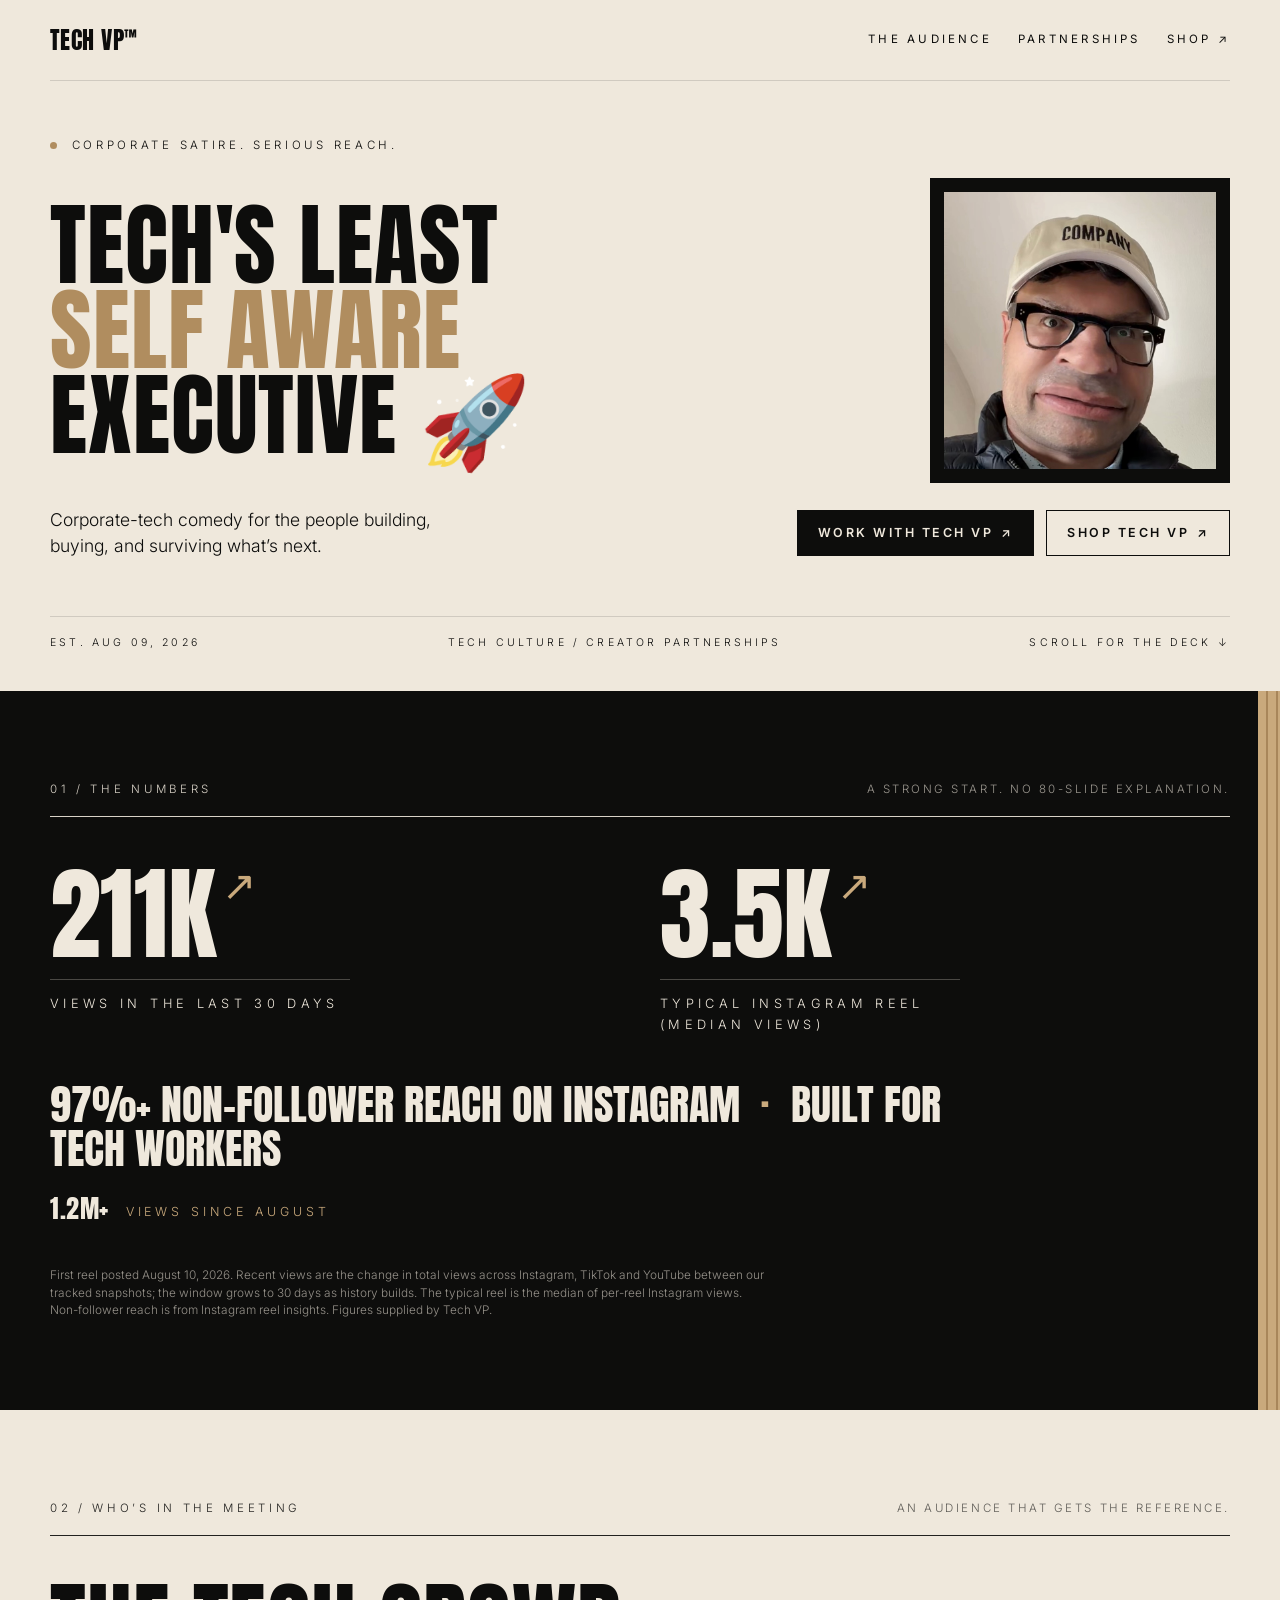
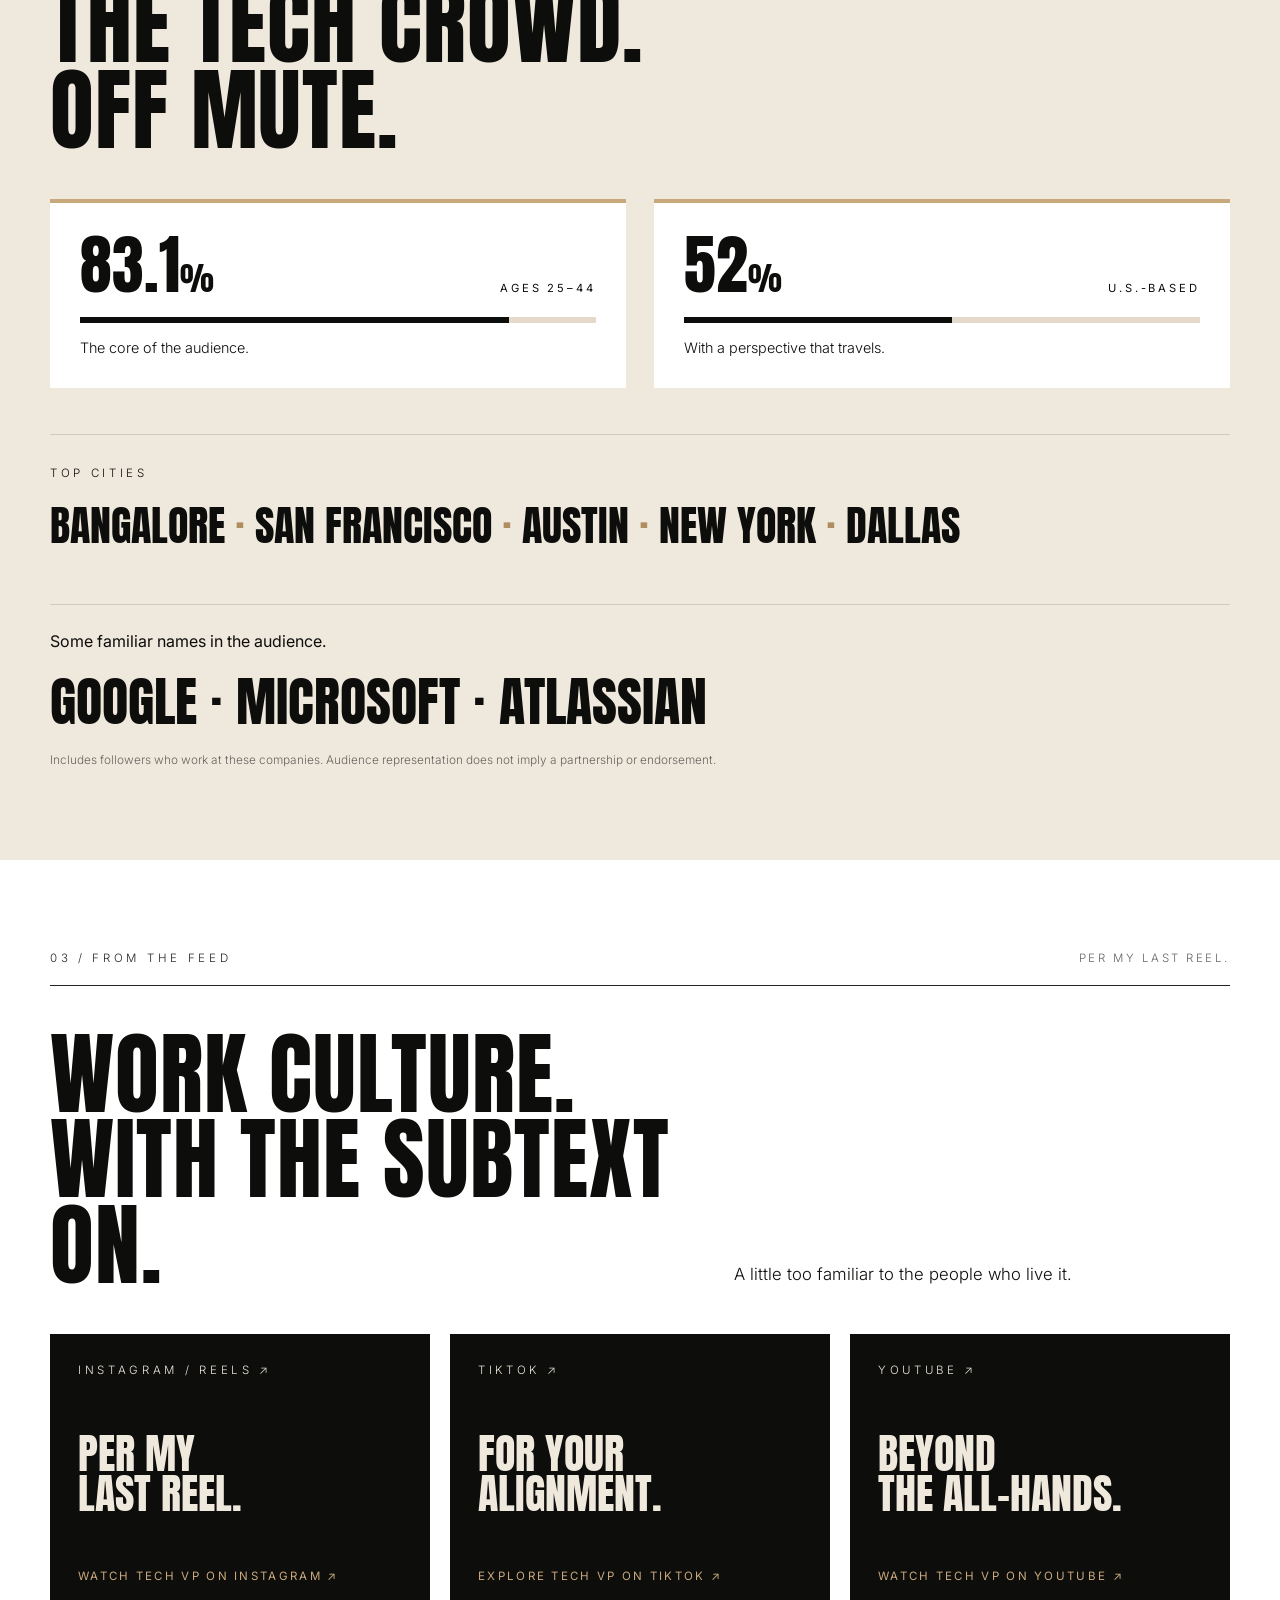
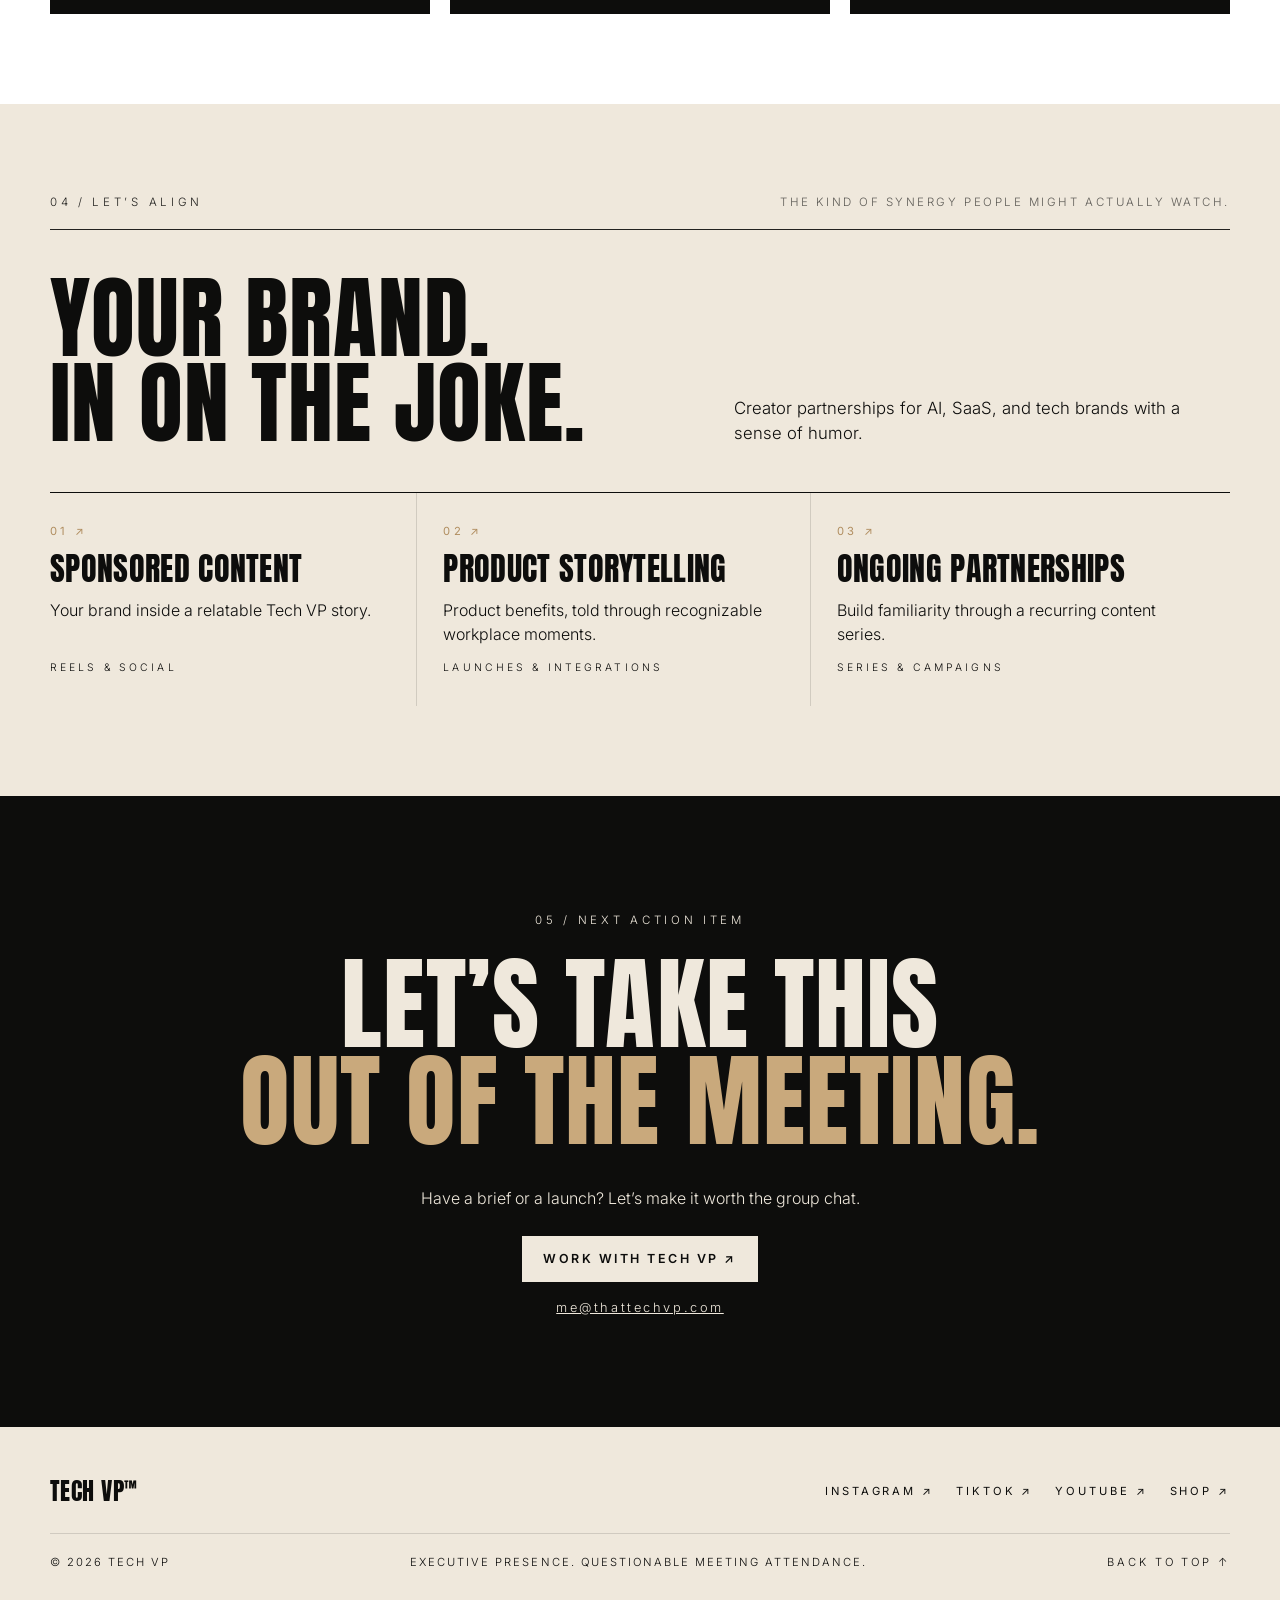
<file: index.html>
<!doctype html>
<html lang="en"><head><meta charset="utf-8"><meta name="viewport" content="width=device-width,initial-scale=1"><title>Tech VP — Tech's least self aware executive 🚀</title><meta name="description" content="Tech VP makes corporate-tech comedy for the people building what's next. Explore creator partnerships, audience insights, and the Tech VP shop."><meta property="og:title" content="Tech VP — Tech's least self aware executive 🚀"><meta property="og:description" content="A very serious creator partnership opportunity. For AI, SaaS, and technology brands."><meta name="theme-color" content="#0d0d0c"><link rel="icon" type="image/svg+xml" href="data:image/svg+xml,%3Csvg xmlns='http://www.w3.org/2000/svg' viewBox='0 0 40 40'%3E%3Crect width='40' height='40' rx='8' fill='%23d8f879'/%3E%3Ctext x='5' y='28' font-family='Arial' font-weight='bold' font-size='24' fill='%23171916'%3EVP%3C/text%3E%3C/svg%3E"><link rel="preconnect" href="https://fonts.googleapis.com"><link rel="preconnect" href="https://fonts.gstatic.com" crossorigin><link rel="stylesheet" href="https://fonts.googleapis.com/css2?family=Anton&family=Inter:wght@300;400;600&display=swap"><link rel="stylesheet" href="assets/brand.css?v=5"><link rel="stylesheet" href="assets/home.css?v=5"></head>
<body><a class="skip" href="#main">Skip to content</a><header class="wrap"><a class="logo" href="#" aria-label="Tech VP home">TECH VP<span>™</span></a><nav aria-label="Main navigation"><a href="#audience">The audience</a><a href="#partnerships">Partnerships</a><a class="nav-shop" href="https://thetechvp.printful.me" target="_blank" rel="noopener">Shop ↗</a></nav></header>
<main id="main"><section class="hero wrap"><div class="eyebrow"><span class="dot"></span> CORPORATE SATIRE. SERIOUS REACH.</div><div class="hero-intro"><h1>Tech's least<br><em>self aware</em><br>executive 🚀</h1><figure class="portrait"><img src="tech-vp.jpg" width="817" height="831" alt="Tech VP wearing glasses and a COMPANY cap"></figure></div><div class="hero-bottom"><p>Corporate-tech comedy for the people building, buying, and surviving what’s next.</p><div class="hero-actions"><a class="button primary" href="#contact">Work with Tech VP <span>↗</span></a><a class="button outline" href="https://thetechvp.printful.me" target="_blank" rel="noopener">Shop Tech VP <span>↗</span></a></div></div><div class="hero-foot"><span>EST. AUG 09, 2026</span><span>TECH CULTURE / CREATOR PARTNERSHIPS</span><a href="#performance" aria-label="Explore the results">SCROLL FOR THE DECK ↓</a></div></section>
<section class="results" id="performance"><div class="wrap"><div class="section-top"><span class="eyebrow">01 / THE NUMBERS</span><span class="micro">A strong start. No 80-slide explanation.</span></div><div class="metrics brand-metrics" data-source-date="2026-11-12"><div><strong id="stat-recent-views" data-value="211318" data-days="30">211K<span>↗</span></strong><h2 id="stat-recent-label">Views in the last 30 days</h2></div><div><strong id="stat-median-views" data-value="3468" data-reels="50">3.5K<span>↗</span></strong><h2>Typical Instagram reel<br>(median views)</h2></div></div><p class="audience-line">97%+ non-follower reach on Instagram <i>·</i> Built for tech workers</p><p class="alltime-line"><b id="aggregate-view-count" data-value="1230869">1.2M+</b> views since August</p><p class="fine">First reel posted August 10, 2026. Recent views are the change in total views across Instagram, TikTok and YouTube between our tracked snapshots; the window grows to 30 days as history builds. The typical reel is the median of per-reel Instagram views. Non-follower reach is from Instagram reel insights. Figures supplied by Tech VP.</p></div></section>
<section class="wrap section" id="audience"><div class="section-top"><span class="eyebrow">02 / WHO’S IN THE MEETING</span><span class="micro">An audience that gets the reference.</span></div><div class="split"><h2>The tech crowd. <br>Off mute.</h2></div><div class="demographics"><article><div class="stat-line"><strong>83.1<span>%</span></strong><span>Ages 25–44</span></div><div class="bar" role="img" aria-label="83.1 percent ages 25 to 44"><i style="width:83.1%"></i></div><p>The core of the audience.</p></article><article><div class="stat-line"><strong>52<span>%</span></strong><span>U.S.-based</span></div><div class="bar" role="img" aria-label="52 percent U.S. based"><i style="width:52%"></i></div><p>With a perspective that travels.</p></article></div><div class="cities"><span class="eyebrow">TOP CITIES</span><p>Bangalore <b>·</b> San Francisco <b>·</b> Austin <b>·</b> New York <b>·</b> Dallas</p></div><div class="companies"><p>Some familiar names in the audience.</p><p class="company-names">Google · Microsoft · Atlassian</p><p class="fine">Includes followers who work at these companies. Audience representation does not imply a partnership or endorsement.</p></div></section>
<section class="content-section" id="content"><div class="wrap section"><div class="section-top"><span class="eyebrow">03 / FROM THE FEED</span><span class="micro">Per my last Reel.</span></div><div class="split"><h2>Work culture. <br>With the subtext on.</h2><p>A little too familiar to the people who live it.</p></div><div class="feed-grid"><a class="feed-card" href="https://www.instagram.com/thattechvp/" target="_blank" rel="noopener"><span class="eyebrow">INSTAGRAM / REELS ↗</span><strong>Per my <br>last Reel.</strong><span>Watch Tech VP on Instagram ↗</span></a><a class="feed-card" href="https://www.tiktok.com/@thattechvp" target="_blank" rel="noopener"><span class="eyebrow">TIKTOK ↗</span><strong>For your <br>alignment.</strong><span>Explore Tech VP on TikTok ↗</span></a><a class="feed-card" href="https://www.youtube.com/@thattechvp" target="_blank" rel="noopener"><span class="eyebrow">YOUTUBE ↗</span><strong>Beyond <br>the all-hands.</strong><span>Watch Tech VP on YouTube ↗</span></a></div></div></section>
<section class="wrap section" id="partnerships"><div class="section-top"><span class="eyebrow">04 / LET’S ALIGN</span><span class="micro">The kind of synergy people might actually watch.</span></div><div class="split"><h2>Your brand. <br>In on the joke.</h2><p>Creator partnerships for AI, SaaS, and tech brands with a sense of humor.</p></div><div class="partnerships"><article><span class="index">01 ↗</span><h3>Sponsored content</h3><p>Your brand inside a relatable Tech VP story.</p><span class="tag">REELS & SOCIAL</span></article><article><span class="index">02 ↗</span><h3>Product storytelling</h3><p>Product benefits, told through recognizable workplace moments.</p><span class="tag">LAUNCHES & INTEGRATIONS</span></article><article><span class="index">03 ↗</span><h3>Ongoing partnerships</h3><p>Build familiarity through a recurring content series.</p><span class="tag">SERIES & CAMPAIGNS</span></article></div></section>
<section class="contact" id="contact"><div class="wrap"><span class="eyebrow">05 / NEXT ACTION ITEM</span><h2>Let’s take this <br><em>out of the meeting.</em></h2><div class="contact-bottom"><p>Have a brief or a launch? Let’s make it worth the group chat.</p><div id="contact-action"><a class="button" href="mailto:me@thattechvp.com?subject=Tech%20VP%20Partnership">Work with Tech VP ↗</a><a class="email" href="mailto:me@thattechvp.com">me@thattechvp.com</a></div></div></div></section>
</main><footer class="wrap"><div class="footer-top"><a class="logo" href="#">TECH VP<span>™</span></a><div id="social-links"><a href="https://www.instagram.com/thattechvp/" target="_blank" rel="noopener">Instagram ↗</a><a href="https://www.tiktok.com/@thattechvp" target="_blank" rel="noopener">TikTok ↗</a><a href="https://www.youtube.com/@thattechvp" target="_blank" rel="noopener">YouTube ↗</a><a href="https://thetechvp.printful.me" target="_blank" rel="noopener">Shop ↗</a></div></div><div class="footer-bottom"><span>© 2026 Tech VP</span><span>Executive presence. Questionable meeting attendance.</span><a href="#">BACK TO TOP ↑</a></div></footer></body></html>
</file>
<file: assets/brand.css>
/* The Company brand — shared by home, /bingo, future /translator */
:root{--black:#0d0d0c;--ink:#1a1917;--white:#fff;--cream:#efe8dc;--cream-2:#e4dacb;--wood:#c9a97c;--wood-2:#b08d5f;--muted:#8a8478;
--display:'Anton','Oswald','Bebas Neue',Impact,'Arial Narrow',sans-serif;--body:'Inter',system-ui,-apple-system,Segoe UI,Roboto,sans-serif}
*{box-sizing:border-box;margin:0;padding:0}
html{-webkit-text-size-adjust:100%}
body{font-family:var(--body);background:var(--cream);color:var(--black);line-height:1.5;-webkit-font-smoothing:antialiased}
a{color:inherit}
img{max-width:100%;height:auto;display:block}
.wrap{width:min(1180px,100% - 40px);margin-inline:auto}
.display,h1,h2,h3{font-family:var(--display);font-weight:400;text-transform:uppercase;letter-spacing:.01em;line-height:.95}
.tagline,.eyebrow,.micro{font-family:var(--body);font-weight:300;text-transform:uppercase;letter-spacing:.32em;font-size:.72rem}
.rule{display:block;width:56px;height:1px;background:currentColor;opacity:.6}
.logo{font-family:var(--display);font-size:1.5rem;text-decoration:none;letter-spacing:.02em}
.logo span{font-size:.6em;vertical-align:super}
.button{display:inline-flex;align-items:center;gap:.6em;font-family:var(--body);font-weight:600;font-size:.78rem;letter-spacing:.2em;text-transform:uppercase;text-decoration:none;padding:1em 1.6em;border:1px solid var(--black);background:var(--black);color:var(--cream);border-radius:0;cursor:pointer;transition:background .2s,color .2s}
.button:hover{background:transparent;color:var(--black)}
.button.outline{background:transparent;color:var(--black)}
.button.outline:hover{background:var(--black);color:var(--cream)}
.on-dark .button{background:var(--cream);color:var(--black);border-color:var(--cream)}
.on-dark .button.outline{background:transparent;color:var(--cream)}
.skip{position:absolute;left:-999px}.skip:focus{left:10px;top:10px;background:var(--black);color:var(--cream);padding:8px;z-index:99}
.wood{background:repeating-linear-gradient(90deg,var(--wood) 0 10px,var(--wood-2) 10px 12px,#d6b98d 12px 22px,var(--wood-2) 22px 24px)}
</file>
<file: assets/home.css>
header{display:flex;justify-content:space-between;align-items:center;padding:22px 0;border-bottom:1px solid #0d0d0c22}
nav{display:flex;gap:26px;align-items:center}
nav a{text-decoration:none;font-size:.72rem;font-weight:400;letter-spacing:.28em;text-transform:uppercase}
nav a:hover{text-decoration:underline}
.nav-bingo{border:1px solid var(--black);padding:.5em 1em}
.hero{padding:56px 0 40px}
.dot{display:inline-block;width:7px;height:7px;background:var(--wood-2);border-radius:50%;margin-right:8px;vertical-align:middle}
.hero-intro{display:grid;grid-template-columns:1fr minmax(0,300px);gap:clamp(14px,3vw,40px);align-items:center;margin-top:24px}
.hero h1{font-size:clamp(2.1rem,7vw,6.2rem)}
.hero h1 em{font-style:normal;color:var(--wood-2)}
.portrait{background:var(--black);padding:14px;position:relative}
.portrait::before{content:"";position:absolute;left:-14px;top:24px;bottom:24px;width:8px}
.portrait img{filter:grayscale(.15) contrast(1.05)}
.portrait figcaption{color:var(--cream);font-size:.65rem;letter-spacing:.32em;padding:12px 0;font-weight:300}
.hero-bottom{display:flex;justify-content:space-between;gap:24px;align-items:center;margin-top:24px;flex-wrap:wrap}
.hero-bottom p{max-width:440px;font-size:1.1rem;font-weight:300}
.hero-actions{display:flex;gap:12px;flex-wrap:wrap}
.hero-foot{display:flex;justify-content:space-between;gap:16px;margin-top:56px;padding-top:18px;border-top:1px solid #0d0d0c22;font-size:.66rem;letter-spacing:.3em;font-weight:300;flex-wrap:wrap}
.hero-foot a{text-decoration:none}
.results{background:var(--black);color:var(--cream);padding:90px 0;position:relative}
.results::after{content:"";position:absolute;right:0;top:0;bottom:0;width:22px;background:repeating-linear-gradient(90deg,#c9a97c 0 8px,#a8865a 8px 10px)}
.section-top{display:flex;justify-content:space-between;gap:20px;padding-bottom:18px;border-bottom:1px solid currentColor;margin-bottom:46px;flex-wrap:wrap;opacity:.9}
.micro{opacity:.7;letter-spacing:.22em}
.metrics{display:grid;grid-template-columns:repeat(3,1fr);gap:40px}
.metrics strong{font-family:var(--display);font-weight:400;font-size:clamp(3.2rem,8vw,7.5rem);line-height:1;display:block}
.metrics strong span{font-size:.4em;color:var(--wood);margin-left:.15em;vertical-align:top}
.metrics h2{font-family:var(--body);font-weight:300;font-size:.8rem;letter-spacing:.34em;margin-top:14px;padding-top:14px;border-top:1px solid #efe8dc44;width:min(260px,100%)}
.fine{font-size:.74rem;opacity:.6;margin-top:40px;max-width:720px;font-weight:300}
.section{padding:90px 0}
.split{display:grid;grid-template-columns:1.3fr 1fr;gap:40px;align-items:end;margin-bottom:46px}
.split h2{font-size:clamp(2.6rem,7vw,5.6rem)}
.split p{font-weight:300;font-size:1.05rem}
.demographics{display:grid;grid-template-columns:1fr 1fr;gap:28px}
.demographics article{background:var(--white);padding:30px;border-top:4px solid var(--wood)}
.stat-line{display:flex;align-items:baseline;justify-content:space-between;gap:10px}
.stat-line strong{font-family:var(--display);font-weight:400;font-size:4rem;line-height:1}
.stat-line strong span{font-size:.5em}
.stat-line>span{text-transform:uppercase;letter-spacing:.26em;font-size:.7rem}
.bar{height:6px;background:var(--cream-2);margin:20px 0 14px}.bar i{display:block;height:100%;background:var(--black)}
.demographics p{font-weight:300;font-size:.9rem}
.cities,.companies{margin-top:46px;padding-top:24px;border-top:1px solid #0d0d0c22}
.cities p{font-family:var(--display);font-size:clamp(1.6rem,4vw,2.6rem);text-transform:uppercase;margin-top:12px}
.cities b{color:var(--wood-2);font-weight:400}
.company-names{font-family:var(--display);font-size:clamp(2rem,5vw,3.4rem);text-transform:uppercase;margin:8px 0}
.companies .fine{margin-top:10px}
.content-section{background:var(--white)}
.feed-grid{display:grid;grid-template-columns:repeat(3,1fr);gap:20px}
.feed-card{background:var(--black);color:var(--cream);padding:28px;min-height:280px;display:flex;flex-direction:column;justify-content:space-between;text-decoration:none;transition:transform .2s}
.feed-card:hover{transform:translateY(-4px)}
.feed-card strong{font-family:var(--display);font-weight:400;font-size:2.6rem;text-transform:uppercase;line-height:.95}
.feed-card>span:last-child{font-size:.72rem;letter-spacing:.2em;text-transform:uppercase;color:var(--wood)}
.partnerships{display:grid;grid-template-columns:repeat(3,1fr);gap:0;border-top:1px solid var(--black)}
.partnerships article{padding:30px 26px 30px 0;border-right:1px solid #0d0d0c22;margin-right:26px;display:flex;flex-direction:column;gap:14px}
.partnerships article:last-child{border-right:0}
.index{font-size:.7rem;letter-spacing:.3em;color:var(--wood-2)}
.partnerships h3{font-size:2rem}
.partnerships p{font-weight:300}
.tag{margin-top:auto;font-size:.65rem;letter-spacing:.3em;font-weight:300}
.contact{background:var(--black);color:var(--cream);padding:110px 0;text-align:center}
.contact h2{font-size:clamp(2.8rem,8vw,6.6rem);margin:26px 0 36px}
.contact h2 em{font-style:normal;color:var(--wood)}
.contact-bottom p{font-weight:300;margin-bottom:26px}
#contact-action{display:flex;flex-direction:column;align-items:center;gap:16px}
.contact .button{background:var(--cream);color:var(--black);border-color:var(--cream)}
.contact .button:hover{background:transparent;color:var(--cream)}
.email{letter-spacing:.2em;font-size:.8rem;font-weight:300}
footer{padding:46px 0 30px}
.footer-top{display:flex;justify-content:space-between;align-items:center;gap:20px;flex-wrap:wrap;padding-bottom:24px;border-bottom:1px solid #0d0d0c22}
#social-links{display:flex;gap:22px;flex-wrap:wrap}
#social-links a,.footer-bottom a{text-decoration:none;font-size:.7rem;letter-spacing:.26em;text-transform:uppercase}
.footer-bottom{display:flex;justify-content:space-between;gap:16px;flex-wrap:wrap;padding-top:20px;font-size:.7rem;letter-spacing:.18em;font-weight:300;text-transform:uppercase}
@media (max-width:760px){
 nav{gap:14px} nav a:not(.nav-shop):not(.nav-bingo){display:none}
 .hero{padding-top:34px}.hero-intro{grid-template-columns:1fr 32%}.hero h1{font-size:11.5vw}.portrait{padding:6px}.portrait figcaption{font-size:.5rem;letter-spacing:.2em}.split,.metrics,.demographics,.feed-grid,.partnerships{grid-template-columns:1fr}
 .partnerships article{border-right:0;margin-right:0;border-bottom:1px solid #0d0d0c22}
 .section,.results{padding:64px 0}.results::after{width:10px}
}
.brand-metrics{grid-template-columns:1fr 1fr}
.brand-metrics h2{width:min(300px,100%);line-height:1.6}
.audience-line{font-family:var(--display);text-transform:uppercase;font-size:clamp(1.5rem,3.4vw,2.6rem);line-height:1.05;margin-top:48px;max-width:900px}
.audience-line i{font-style:normal;color:var(--wood);padding:0 .25em}
.alltime-line{font-weight:300;text-transform:uppercase;letter-spacing:.32em;font-size:.78rem;margin-top:18px;color:var(--wood)}
.alltime-line b{font-family:var(--display);font-weight:400;letter-spacing:.02em;font-size:1.6rem;color:var(--cream);margin-right:.35em;vertical-align:-.12em}
@media(max-width:760px){.brand-metrics{grid-template-columns:1fr}}
</file>
